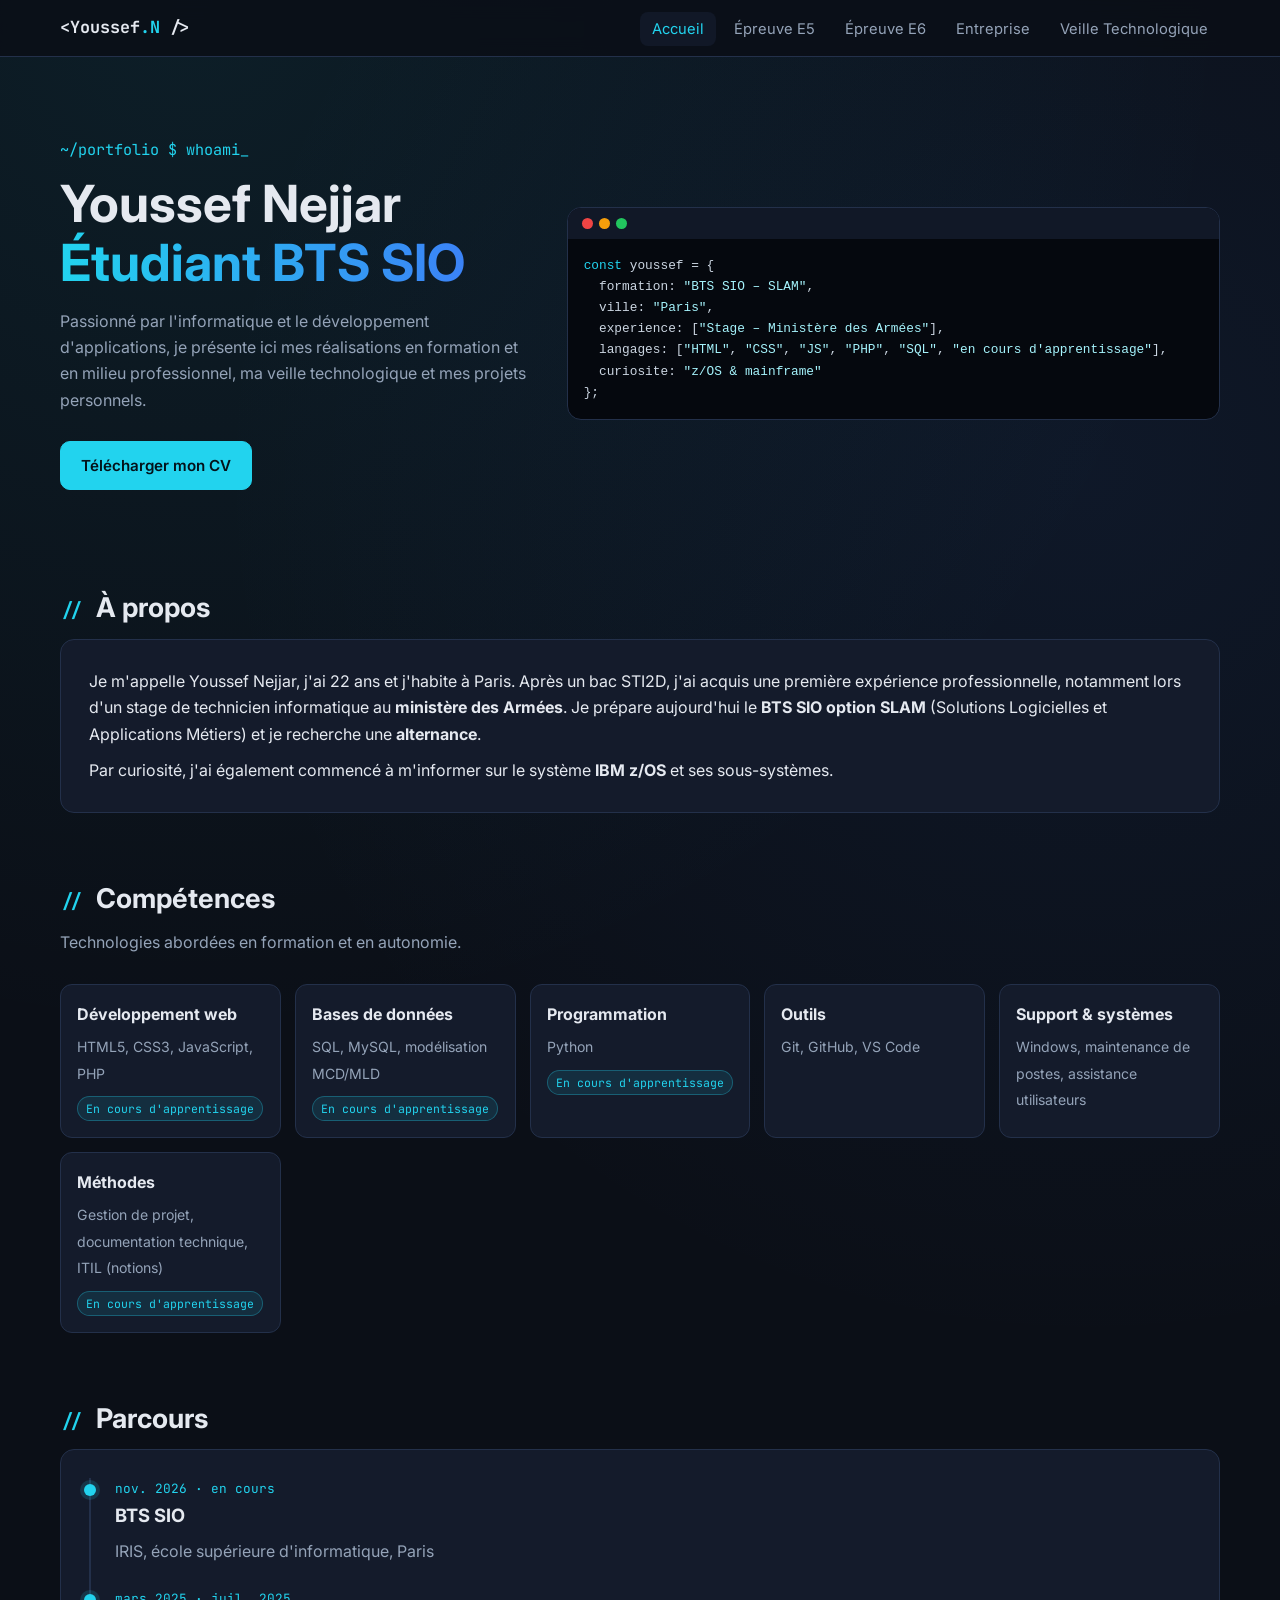
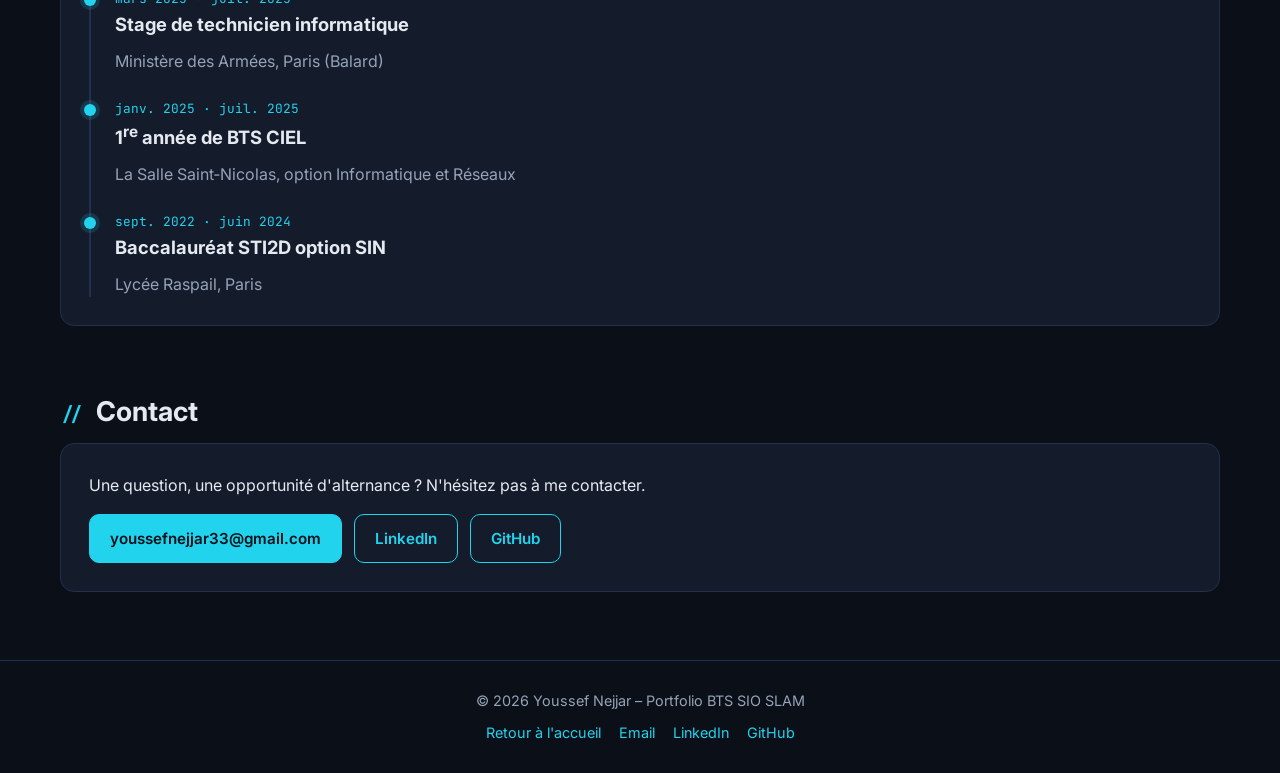
<file: index.html>
<!DOCTYPE html>
<html lang="fr">
<head>
  <meta charset="UTF-8">
  <meta name="viewport" content="width=device-width, initial-scale=1.0">
  <title>Accueil | Youssef Nejjar – Portfolio BTS SIO SLAM</title>
  <meta name="description" content="Portfolio BTS SIO option SLAM de Youssef Nejjar.">
  <link rel="preconnect" href="https://fonts.googleapis.com">
  <link href="https://fonts.googleapis.com/css2?family=Inter:wght@400;600;700&family=JetBrains+Mono:wght@400;700&display=swap" rel="stylesheet">
  <link rel="stylesheet" href="style.css">
</head>
<body>
<a class="skip" href="#contenu">Aller au contenu</a>
<header class="nav">
  <div class="nav-inner">
    <a class="logo" href="index.html">&lt;Youssef<span>.N</span> /&gt;</a>
    <button class="menu-btn" aria-label="Ouvrir le menu" onclick="document.querySelector('.nav-links').classList.toggle('open')">☰</button>
    <ul class="nav-links"><li><a href="index.html" class="active">Accueil</a></li><li><a href="projets.html">Épreuve E5</a></li><li><a href="epreuves.html">Épreuve E6</a></li><li><a href="entreprise.html">Entreprise</a></li><li><a href="veille.html">Veille Technologique</a></li></ul>
  </div>
</header>
<main id="contenu">

<section class="hero">
  <div>
    <p class="prompt">~/portfolio $ whoami</p>
    <h1>Youssef Nejjar<br><span class="gradient">Étudiant BTS SIO</span></h1>
    <p class="lead">Passionné par l'informatique et le développement d'applications, je présente ici mes réalisations
      en formation et en milieu professionnel, ma veille technologique et mes projets personnels.</p>
    <div class="btns">
      <a class="btn primary" href="docs/CV_Youssef_Nejjar.pdf" download>Télécharger mon CV</a>
    </div>
  </div>
  <div class="terminal" aria-hidden="true">
    <div class="bar"><i></i><i></i><i></i></div>
<pre><span class="k">const</span> youssef = {
  formation: <span class="s">"BTS SIO – SLAM"</span>,
  ville: <span class="s">"Paris"</span>,
  experience: [<span class="s">"Stage – Ministère des Armées"</span>],
  langages: [<span class="s">"HTML"</span>, <span class="s">"CSS"</span>, <span class="s">"JS"</span>, <span class="s">"PHP"</span>, <span class="s">"SQL"</span>, <span class="s">"en cours d'apprentissage"</span>],
  curiosite: <span class="s">"z/OS & mainframe"</span>
};</pre>
  </div>
</section>

<section id="apropos">
  <h2>À propos</h2>
  <div class="panel">
    <p>Je m'appelle Youssef Nejjar, j'ai 22 ans et j'habite à Paris. Après un bac STI2D, j'ai acquis une première expérience
      professionnelle, notamment lors d'un stage de technicien informatique au <strong>ministère des Armées</strong>.
      Je prépare aujourd'hui le <strong>BTS SIO option SLAM</strong> (Solutions Logicielles et Applications Métiers)
      et je recherche une <strong>alternance</strong>.</p>
    <p style="margin-top:10px">Par curiosité, j'ai également commencé à m'informer sur le système <strong>IBM z/OS</strong>
      et ses sous-systèmes.</p>
  </div>
</section>

<section id="competences">
  <h2>Compétences</h2>
  <p class="lead">Technologies abordées en formation et en autonomie.</p>
  <div class="skills">
    <div class="skill"><strong>Développement web</strong><span>HTML5, CSS3, JavaScript, PHP</span><em class="learning">En cours d'apprentissage</em></div>
    <div class="skill"><strong>Bases de données</strong><span>SQL, MySQL, modélisation MCD/MLD</span><em class="learning">En cours d'apprentissage</em></div>
    <div class="skill"><strong>Programmation</strong><span>Python</span><em class="learning">En cours d'apprentissage</em></div>
    <div class="skill"><strong>Outils</strong><span>Git, GitHub, VS Code</span></div>
    <div class="skill"><strong>Support & systèmes</strong><span>Windows, maintenance de postes, assistance utilisateurs</span></div>
    <div class="skill"><strong>Méthodes</strong><span>Gestion de projet, documentation technique, ITIL (notions)</span><em class="learning">En cours d'apprentissage</em></div>
  </div>
</section>

<section id="parcours">
  <h2>Parcours</h2>
  <div class="panel">
    <div class="timeline">
      <div class="item"><div class="date">nov. 2026 · en cours</div><h3>BTS SIO</h3><p>IRIS, école supérieure d'informatique, Paris</p></div>
      <div class="item"><div class="date">mars 2025 · juil. 2025</div><h3>Stage de technicien informatique</h3><p>Ministère des Armées, Paris (Balard)</p></div>
      <div class="item"><div class="date">janv. 2025 · juil. 2025</div><h3>1<sup>re</sup> année de BTS CIEL</h3><p>La Salle Saint‑Nicolas, option Informatique et Réseaux</p></div>
      <div class="item"><div class="date">sept. 2022 · juin 2024</div><h3>Baccalauréat STI2D option SIN</h3><p>Lycée Raspail, Paris</p></div>
    </div>
    </div>
  </div>
</section>

<section id="contact">
  <h2>Contact</h2>
  <div class="panel">
    <p>Une question, une opportunité d'alternance ? N'hésitez pas à me contacter.</p>
    <div class="btns" style="margin-top:16px">
      <a class="btn primary" href="mailto:youssefnejjar33@gmail.com">youssefnejjar33@gmail.com</a>
      <a class="btn" href="#">LinkedIn</a>
      <a class="btn" href="#">GitHub</a>
    </div>
  </div>
</section>

</main>
<footer>
  <p>© 2026 Youssef Nejjar – Portfolio BTS SIO SLAM</p>
  <div class="f-links">
    <a href="index.html">Retour à l'accueil</a>
    <a href="mailto:youssefnejjar33@gmail.com">Email</a>
    <a href="#">LinkedIn</a>
    <a href="#">GitHub</a>
  </div>
</footer>
</body>
</html>
</file>
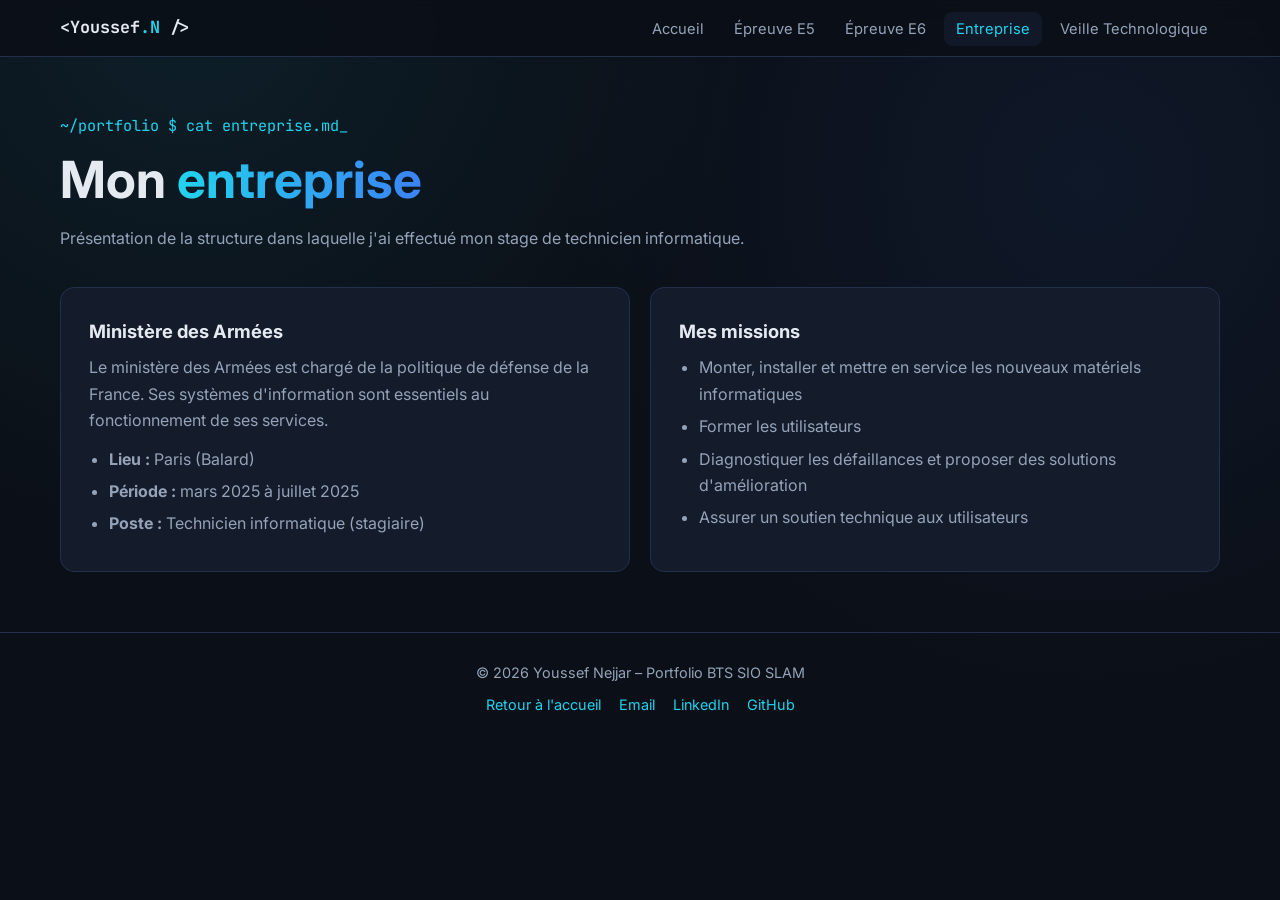
<file: entreprise.html>
<!DOCTYPE html>
<html lang="fr">
<head>
  <meta charset="UTF-8">
  <meta name="viewport" content="width=device-width, initial-scale=1.0">
  <title>Entreprise | Youssef Nejjar – Portfolio BTS SIO SLAM</title>
  <meta name="description" content="Portfolio BTS SIO option SLAM de Youssef Nejjar.">
  <link rel="preconnect" href="https://fonts.googleapis.com">
  <link href="https://fonts.googleapis.com/css2?family=Inter:wght@400;600;700&family=JetBrains+Mono:wght@400;700&display=swap" rel="stylesheet">
  <link rel="stylesheet" href="style.css">
</head>
<body>
<a class="skip" href="#contenu">Aller au contenu</a>
<header class="nav">
  <div class="nav-inner">
    <a class="logo" href="index.html">&lt;Youssef<span>.N</span> /&gt;</a>
    <button class="menu-btn" aria-label="Ouvrir le menu" onclick="document.querySelector('.nav-links').classList.toggle('open')">☰</button>
    <ul class="nav-links"><li><a href="index.html">Accueil</a></li><li><a href="projets.html">Épreuve E5</a></li><li><a href="epreuves.html">Épreuve E6</a></li><li><a href="entreprise.html" class="active">Entreprise</a></li><li><a href="veille.html">Veille Technologique</a></li></ul>
  </div>
</header>
<main id="contenu">

<section>
  <p class="prompt">~/portfolio $ cat entreprise.md</p>
  <h1>Mon <span class="gradient">entreprise</span></h1>
  <p class="lead">Présentation de la structure dans laquelle j'ai effectué mon stage de technicien informatique.</p>
</section>

<div class="two-col">
  <div class="panel">
    <h3>Ministère des Armées</h3>
    <p style="color:var(--muted)">Le ministère des Armées est chargé de la politique de défense de la France.
      Ses systèmes d'information sont essentiels au fonctionnement de ses services.</p>
    <ul style="margin-top:12px">
      <li><strong>Lieu :</strong> Paris (Balard)</li>
      <li><strong>Période :</strong> mars 2025 à juillet 2025</li>
      <li><strong>Poste :</strong> Technicien informatique (stagiaire)</li>
    </ul>
  </div>
  <div class="panel">
    <h3>Mes missions</h3>
    <ul>
      <li>Monter, installer et mettre en service les nouveaux matériels informatiques</li>
      <li>Former les utilisateurs</li>
      <li>Diagnostiquer les défaillances et proposer des solutions d'amélioration</li>
      <li>Assurer un soutien technique aux utilisateurs</li>
    </ul>
  </div>
</div>


</main>
<footer>
  <p>© 2026 Youssef Nejjar – Portfolio BTS SIO SLAM</p>
  <div class="f-links">
    <a href="index.html">Retour à l'accueil</a>
    <a href="mailto:youssefnejjar33@gmail.com">Email</a>
    <a href="#">LinkedIn</a>
    <a href="#">GitHub</a>
  </div>
</footer>
</body>
</html>
</file>
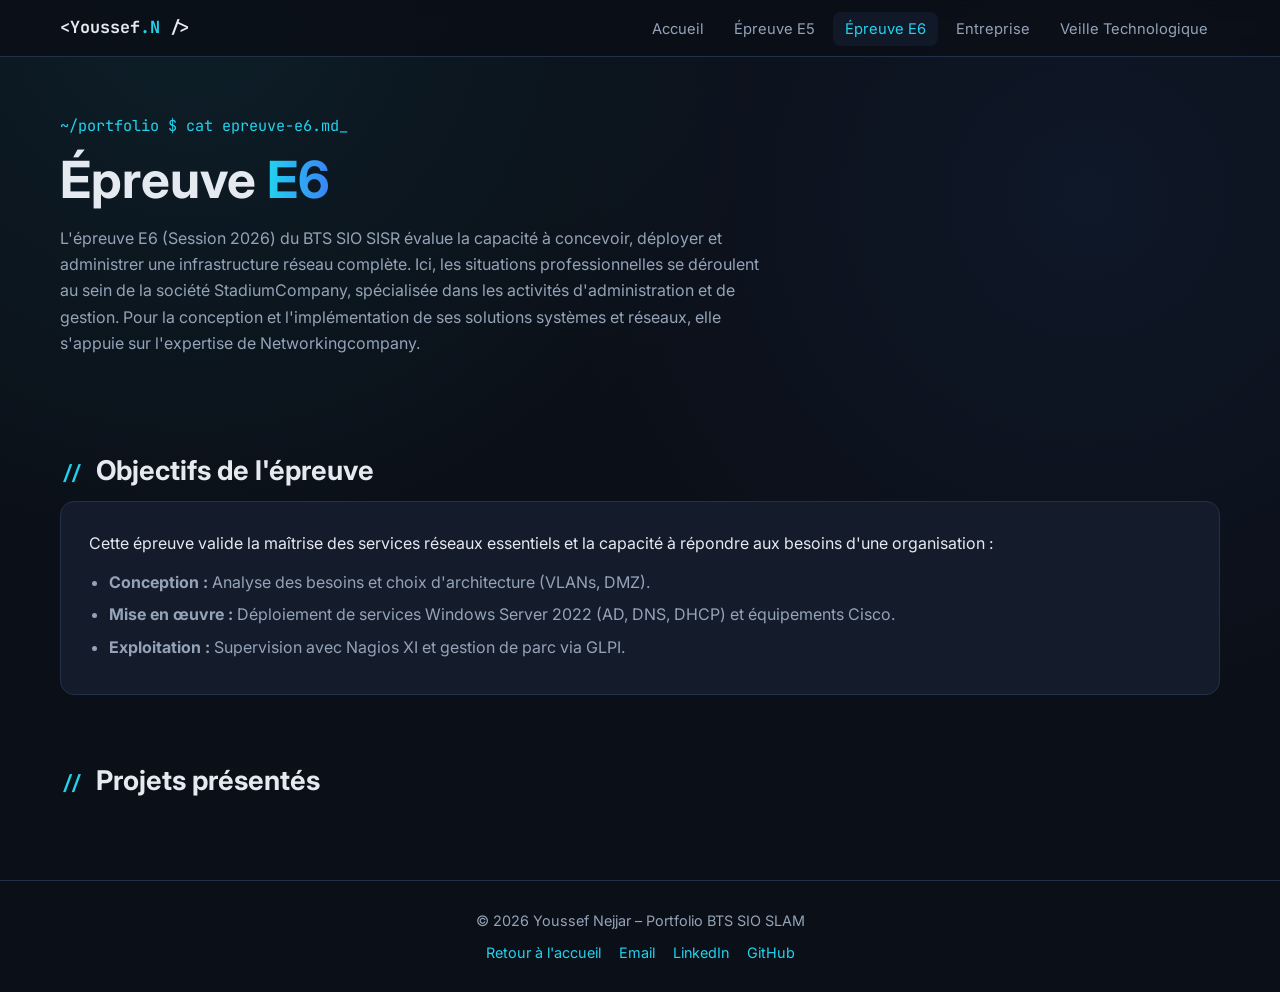
<file: epreuves.html>
<!DOCTYPE html>
<html lang="fr">
<head>
  <meta charset="UTF-8">
  <meta name="viewport" content="width=device-width, initial-scale=1.0">
  <title>Épreuve E6 | Youssef Nejjar – Portfolio BTS SIO SLAM</title>
  <meta name="description" content="Portfolio BTS SIO option SLAM de Youssef Nejjar.">
  <link rel="preconnect" href="https://fonts.googleapis.com">
  <link href="https://fonts.googleapis.com/css2?family=Inter:wght@400;600;700&family=JetBrains+Mono:wght@400;700&display=swap" rel="stylesheet">
  <link rel="stylesheet" href="style.css">
</head>
<body>
<a class="skip" href="#contenu">Aller au contenu</a>
<header class="nav">
  <div class="nav-inner">
    <a class="logo" href="index.html">&lt;Youssef<span>.N</span> /&gt;</a>
    <button class="menu-btn" aria-label="Ouvrir le menu" onclick="document.querySelector('.nav-links').classList.toggle('open')">☰</button>
    <ul class="nav-links"><li><a href="index.html">Accueil</a></li><li><a href="projets.html">Épreuve E5</a></li><li><a href="epreuves.html" class="active">Épreuve E6</a></li><li><a href="entreprise.html">Entreprise</a></li><li><a href="veille.html">Veille Technologique</a></li></ul>
  </div>
</header>
<main id="contenu">

<section>
  <p class="prompt">~/portfolio $ cat epreuve-e6.md</p>
  <h1>Épreuve <span class="gradient">E6</span></h1>
  <p class="lead">L'épreuve E6 (Session 2026) du BTS SIO SISR évalue la capacité à concevoir, déployer et administrer une infrastructure réseau complète. Ici, les situations professionnelles se déroulent au sein de la société StadiumCompany, spécialisée dans les activités d'administration et de gestion. Pour la conception et l'implémentation de ses solutions systèmes et réseaux, elle s'appuie sur l'expertise de Networkingcompany.</p>
</section>

<section>
  <h2>Objectifs de l'épreuve</h2>
  <div class="panel">
    <p>Cette épreuve valide la maîtrise des services réseaux essentiels et la capacité à répondre aux besoins d'une organisation :</p>
    <ul style="margin-top:12px">
      <li><strong>Conception :</strong> Analyse des besoins et choix d'architecture (VLANs, DMZ).</li>
      <li><strong>Mise en œuvre :</strong> Déploiement de services Windows Server 2022 (AD, DNS, DHCP) et équipements Cisco.</li>
      <li><strong>Exploitation :</strong> Supervision avec Nagios XI et gestion de parc via GLPI.</li>
    </ul>
  </div>
</section>

<section>
  <h2>Projets présentés</h2>
  <div class="grid">
  </div>
</section>


</main>
<footer>
  <p>© 2026 Youssef Nejjar – Portfolio BTS SIO SLAM</p>
  <div class="f-links">
    <a href="index.html">Retour à l'accueil</a>
    <a href="mailto:youssefnejjar33@gmail.com">Email</a>
    <a href="#">LinkedIn</a>
    <a href="#">GitHub</a>
  </div>
</footer>
</body>
</html>
</file>
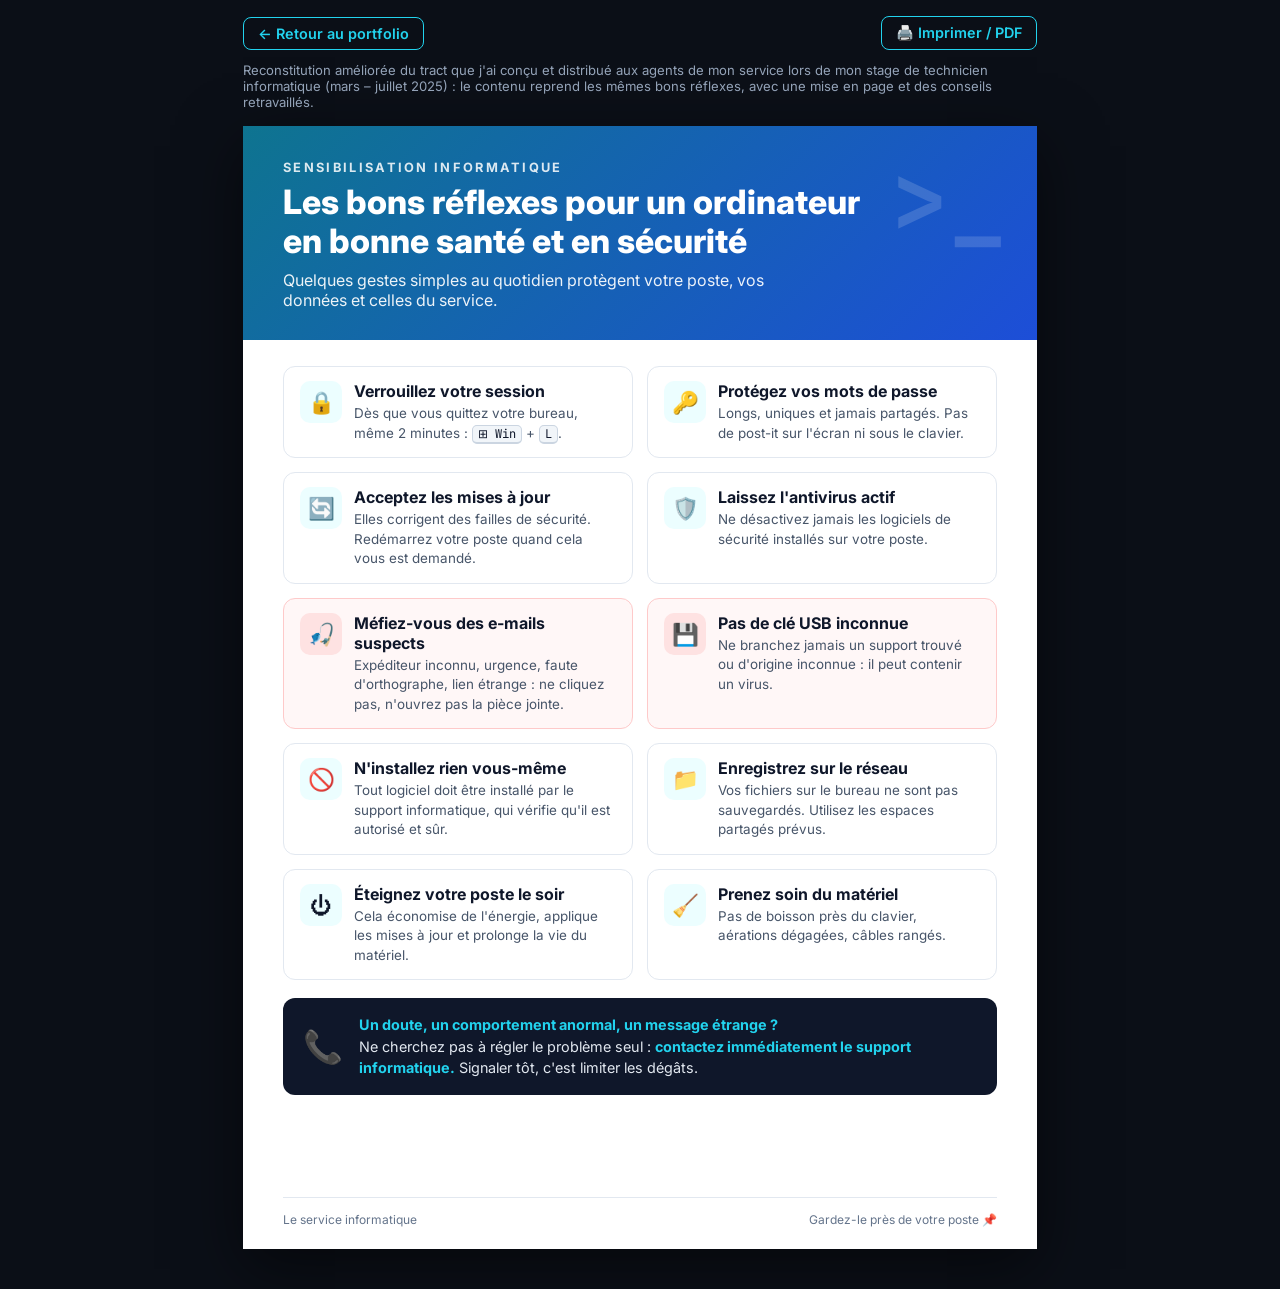
<file: tract.html>
<!DOCTYPE html>
<html lang="fr">
<head>
  <meta charset="UTF-8">
  <meta name="viewport" content="width=device-width, initial-scale=1.0">
  <title>Tract – Les bons réflexes pour un ordinateur sain et sûr | Youssef Nejjar</title>
  <meta name="description" content="Tract de sensibilisation réalisé lors de mon stage : les bons réflexes pour garder son ordinateur en bonne santé et en sécurité.">
  <link rel="preconnect" href="https://fonts.googleapis.com">
  <link href="https://fonts.googleapis.com/css2?family=Inter:wght@400;600;700;800&family=JetBrains+Mono:wght@700&display=swap" rel="stylesheet">
  <style>
    * { box-sizing: border-box; margin: 0; padding: 0; }
    body { font-family: "Inter", system-ui, "Segoe UI", sans-serif; background: #0b0f17; color: #0f172a; }

    /* Barre de navigation (masquée à l'impression et dans l'aperçu) */
    .topbar {
      max-width: 210mm; margin: 0 auto; padding: 16px 0;
      display: flex; justify-content: space-between; align-items: center; gap: 12px; flex-wrap: wrap;
      font-size: .9rem; color: #94a3b8;
    }
    .topbar a, .topbar button {
      color: #22d3ee; background: none; border: 1px solid #22d3ee; border-radius: 8px;
      padding: 7px 14px; font: inherit; font-weight: 600; cursor: pointer; text-decoration: none;
    }
    .topbar a:hover, .topbar button:hover { background: rgba(34, 211, 238, .1); }
    .note { width: 100%; font-size: .82rem; }

    /* Feuille A4 */
    .sheet {
      width: 210mm; min-height: 297mm; margin: 0 auto 40px; background: #fff;
      display: flex; flex-direction: column; box-shadow: 0 20px 60px rgba(0,0,0,.5);
    }
    .head {
      background: linear-gradient(135deg, #0e7490, #1d4ed8); color: #fff;
      padding: 34px 40px 30px; position: relative; overflow: hidden;
    }
    .head::after {
      content: ">_"; position: absolute; right: 30px; top: 10px;
      font-family: "JetBrains Mono", monospace; font-size: 6rem; opacity: .15; font-weight: 700;
    }
    .kicker { font-size: .8rem; letter-spacing: .18em; text-transform: uppercase; opacity: .85; font-weight: 700; }
    .head h1 { font-size: 2.1rem; line-height: 1.15; margin: 8px 0 10px; font-weight: 800; }
    .head p { font-size: 1rem; opacity: .92; max-width: 140mm; }

    .content { padding: 26px 40px 10px; flex: 1; }
    .grid { display: grid; grid-template-columns: 1fr 1fr; gap: 14px; }
    .tip {
      border: 1.5px solid #e2e8f0; border-radius: 12px; padding: 14px 16px;
      display: grid; grid-template-columns: 42px 1fr; gap: 12px; align-items: start;
      break-inside: avoid;
    }
    .ico {
      width: 42px; height: 42px; border-radius: 10px; display: grid; place-items: center;
      font-size: 1.35rem; background: #ecfeff;
    }
    .tip h2 { font-size: 1rem; margin-bottom: 3px; color: #0f172a; }
    .tip p { font-size: .84rem; color: #475569; line-height: 1.45; }
    .tip kbd {
      font-family: "JetBrains Mono", monospace; font-size: .75rem; background: #f1f5f9;
      border: 1px solid #cbd5e1; border-bottom-width: 2px; border-radius: 5px; padding: 0 5px; color: #0f172a;
    }
    .tip.danger { border-color: #fecaca; background: #fff7f7; }
    .tip.danger .ico { background: #fee2e2; }

    .alert {
      margin-top: 18px; border-radius: 12px; padding: 16px 20px;
      background: #0f172a; color: #e2e8f0; display: flex; gap: 16px; align-items: center;
    }
    .alert .big { font-size: 2rem; }
    .alert strong { color: #22d3ee; }
    .alert p { font-size: .9rem; line-height: 1.5; }

    .foot {
      padding: 14px 40px 22px; display: flex; justify-content: space-between; gap: 12px;
      font-size: .75rem; color: #64748b; border-top: 1px solid #e2e8f0; margin: 0 40px;
      padding-left: 0; padding-right: 0;
    }

    /* Mode aperçu (vignette dans le portfolio) */
    body.preview { background: #fff; overflow: hidden; }
    body.preview .topbar { display: none; }
    body.preview .sheet { margin: 0; box-shadow: none; }

    /* Écrans étroits : la feuille s'adapte */
    @media (max-width: 820px) {
      .topbar { padding: 14px 16px; }
      .sheet { width: auto; min-height: 0; margin: 0 12px 30px; }
      .head, .content { padding-left: 20px; padding-right: 20px; }
      .foot { margin: 0 20px; flex-direction: column; }
      .grid { grid-template-columns: 1fr; }
      .head h1 { font-size: 1.6rem; }
    }

    /* Impression : une page A4 propre */
    @page { size: A4; margin: 0; }
    @media print {
      body { background: #fff; }
      .topbar { display: none; }
      .sheet { margin: 0; box-shadow: none; width: 210mm; height: 297mm; }
      .head, .alert, .ico, .tip.danger { -webkit-print-color-adjust: exact; print-color-adjust: exact; }
    }
  </style>
  <script>
    if (new URLSearchParams(location.search).has("apercu")) document.documentElement.classList.add("is-preview");
  </script>
</head>
<body>
<script>if (document.documentElement.classList.contains("is-preview")) document.body.classList.add("preview");</script>

<div class="topbar">
  <a href="projets.html">← Retour au portfolio</a>
  <button type="button" onclick="window.print()">🖨️ Imprimer / PDF</button>
  <p class="note">Reconstitution améliorée du tract que j'ai conçu et distribué aux agents de mon service
    lors de mon stage de technicien informatique (mars – juillet 2025) : le contenu reprend les mêmes
    bons réflexes, avec une mise en page et des conseils retravaillés.</p>
</div>

<article class="sheet">
  <header class="head">
    <div class="kicker">Sensibilisation informatique</div>
    <h1>Les bons réflexes pour un ordinateur<br>en bonne santé et en sécurité</h1>
    <p>Quelques gestes simples au quotidien protègent votre poste, vos données et celles du service.</p>
  </header>

  <div class="content">
    <div class="grid">
      <section class="tip">
        <div class="ico">🔒</div>
        <div><h2>Verrouillez votre session</h2>
          <p>Dès que vous quittez votre bureau, même 2 minutes : <kbd>⊞ Win</kbd> + <kbd>L</kbd>.</p></div>
      </section>
      <section class="tip">
        <div class="ico">🔑</div>
        <div><h2>Protégez vos mots de passe</h2>
          <p>Longs, uniques et jamais partagés. Pas de post-it sur l'écran ni sous le clavier.</p></div>
      </section>
      <section class="tip">
        <div class="ico">🔄</div>
        <div><h2>Acceptez les mises à jour</h2>
          <p>Elles corrigent des failles de sécurité. Redémarrez votre poste quand cela vous est demandé.</p></div>
      </section>
      <section class="tip">
        <div class="ico">🛡️</div>
        <div><h2>Laissez l'antivirus actif</h2>
          <p>Ne désactivez jamais les logiciels de sécurité installés sur votre poste.</p></div>
      </section>
      <section class="tip danger">
        <div class="ico">🎣</div>
        <div><h2>Méfiez-vous des e-mails suspects</h2>
          <p>Expéditeur inconnu, urgence, faute d'orthographe, lien étrange : ne cliquez pas, n'ouvrez pas la pièce jointe.</p></div>
      </section>
      <section class="tip danger">
        <div class="ico">💾</div>
        <div><h2>Pas de clé USB inconnue</h2>
          <p>Ne branchez jamais un support trouvé ou d'origine inconnue : il peut contenir un virus.</p></div>
      </section>
      <section class="tip">
        <div class="ico">🚫</div>
        <div><h2>N'installez rien vous-même</h2>
          <p>Tout logiciel doit être installé par le support informatique, qui vérifie qu'il est autorisé et sûr.</p></div>
      </section>
      <section class="tip">
        <div class="ico">📁</div>
        <div><h2>Enregistrez sur le réseau</h2>
          <p>Vos fichiers sur le bureau ne sont pas sauvegardés. Utilisez les espaces partagés prévus.</p></div>
      </section>
      <section class="tip">
        <div class="ico">⏻</div>
        <div><h2>Éteignez votre poste le soir</h2>
          <p>Cela économise de l'énergie, applique les mises à jour et prolonge la vie du matériel.</p></div>
      </section>
      <section class="tip">
        <div class="ico">🧹</div>
        <div><h2>Prenez soin du matériel</h2>
          <p>Pas de boisson près du clavier, aérations dégagées, câbles rangés.</p></div>
      </section>
    </div>

    <div class="alert">
      <div class="big">📞</div>
      <p><strong>Un doute, un comportement anormal, un message étrange ?</strong><br>
        Ne cherchez pas à régler le problème seul : <strong>contactez immédiatement le support informatique.</strong>
        Signaler tôt, c'est limiter les dégâts.</p>
    </div>
  </div>

  <footer class="foot">
    <span>Le service informatique</span>
    <span>Gardez-le près de votre poste 📌</span>
  </footer>
</article>

</body>
</html>
</file>
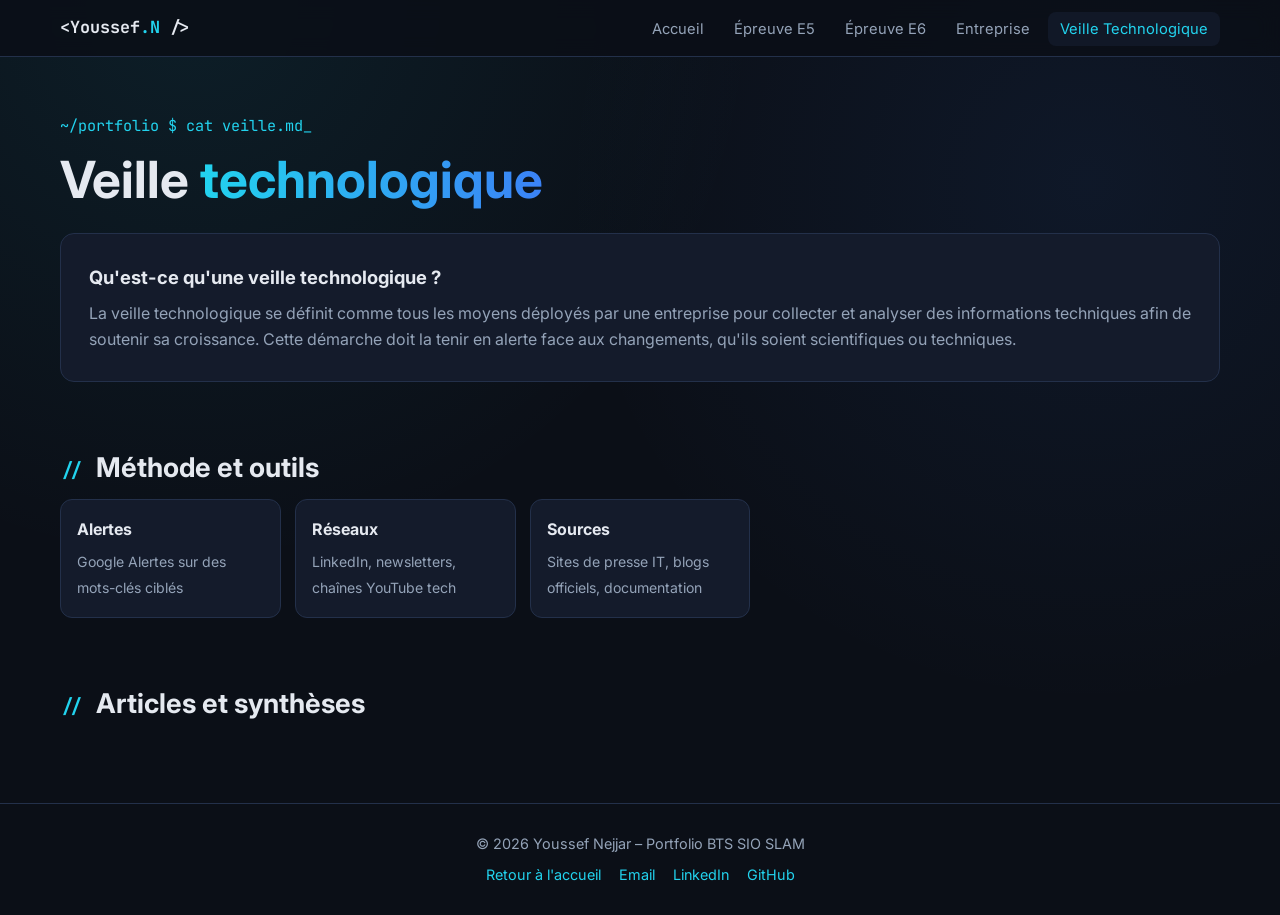
<file: veille.html>
<!DOCTYPE html>
<html lang="fr">
<head>
  <meta charset="UTF-8">
  <meta name="viewport" content="width=device-width, initial-scale=1.0">
  <title>Veille Technologique | Youssef Nejjar – Portfolio BTS SIO SLAM</title>
  <meta name="description" content="Portfolio BTS SIO option SLAM de Youssef Nejjar.">
  <link rel="preconnect" href="https://fonts.googleapis.com">
  <link href="https://fonts.googleapis.com/css2?family=Inter:wght@400;600;700&family=JetBrains+Mono:wght@400;700&display=swap" rel="stylesheet">
  <link rel="stylesheet" href="style.css">
</head>
<body>
<a class="skip" href="#contenu">Aller au contenu</a>
<header class="nav">
  <div class="nav-inner">
    <a class="logo" href="index.html">&lt;Youssef<span>.N</span> /&gt;</a>
    <button class="menu-btn" aria-label="Ouvrir le menu" onclick="document.querySelector('.nav-links').classList.toggle('open')">☰</button>
    <ul class="nav-links"><li><a href="index.html">Accueil</a></li><li><a href="projets.html">Épreuve E5</a></li><li><a href="epreuves.html">Épreuve E6</a></li><li><a href="entreprise.html">Entreprise</a></li><li><a href="veille.html" class="active">Veille Technologique</a></li></ul>
  </div>
</header>
<main id="contenu">

<section>
  <p class="prompt">~/portfolio $ cat veille.md</p>
  <h1>Veille <span class="gradient">technologique</span></h1>
  <div class="panel" style="margin-top:24px">
    <h3>Qu'est-ce qu'une veille technologique ?</h3>
    <p style="color:var(--muted)">La veille technologique se définit comme tous les moyens déployés par une entreprise pour collecter et analyser des informations techniques afin de soutenir sa croissance. Cette démarche doit la tenir en alerte face aux changements, qu'ils soient scientifiques ou techniques.</p>
  </div>
</section>

<section>
  <h2>Méthode et outils</h2>
  <div class="skills">
    <div class="skill"><strong>Alertes</strong><span>Google Alertes sur des mots-clés ciblés</span></div>
    <div class="skill"><strong>Réseaux</strong><span>LinkedIn, newsletters, chaînes YouTube tech</span></div>
    <div class="skill"><strong>Sources</strong><span>Sites de presse IT, blogs officiels, documentation</span></div>
  </div>
</section>

<section>
  <h2>Articles et synthèses</h2>
</section>

</main>
<footer>
  <p>© 2026 Youssef Nejjar – Portfolio BTS SIO SLAM</p>
  <div class="f-links">
    <a href="index.html">Retour à l'accueil</a>
    <a href="mailto:youssefnejjar33@gmail.com">Email</a>
    <a href="#">LinkedIn</a>
    <a href="#">GitHub</a>
  </div>
</footer>
</body>
</html>
</file>
<file: style.css>
/* ===== Portfolio BTS SIO SLAM — Youssef Nejjar ===== */
:root {
  --bg: #0b0f17;
  --bg-2: #111827;
  --card: #141b2b;
  --border: #23304a;
  --text: #e5e9f0;
  --muted: #94a3b8;
  --accent: #22d3ee;
  --accent-2: #3b82f6;
  --todo: #f59e0b;
  --radius: 14px;
  --mono: "JetBrains Mono", ui-monospace, Consolas, monospace;
  --sans: "Inter", system-ui, -apple-system, "Segoe UI", sans-serif;
}

* { box-sizing: border-box; margin: 0; padding: 0; }
html { scroll-behavior: smooth; }
body {
  font-family: var(--sans);
  background: var(--bg);
  background-image: radial-gradient(circle at 15% 0%, rgba(34, 211, 238, .08), transparent 40%),
                    radial-gradient(circle at 85% 20%, rgba(59, 130, 246, .08), transparent 40%);
  color: var(--text);
  line-height: 1.65;
  min-height: 100vh;
}
a { color: var(--accent); text-decoration: none; }
a:hover { text-decoration: underline; }
img { max-width: 100%; display: block; }

.skip { position: absolute; left: -999px; }
.skip:focus { left: 16px; top: 16px; background: var(--accent); color: #000; padding: 8px 12px; z-index: 100; }

/* ----- Navigation ----- */
header.nav {
  position: sticky; top: 0; z-index: 50;
  background: rgba(11, 15, 23, .85);
  backdrop-filter: blur(10px);
  border-bottom: 1px solid var(--border);
}
.nav-inner {
  max-width: 1200px; margin: 0 auto; padding: 14px 20px;
  display: flex; align-items: center; justify-content: space-between; gap: 16px;
}
.logo { font-family: var(--mono); font-weight: 700; color: var(--text); font-size: 1.05rem; }
.logo span { color: var(--accent); }
.nav-links { display: flex; gap: 6px; list-style: none; flex-wrap: wrap; }
.nav-links a {
  color: var(--muted); padding: 8px 12px; border-radius: 8px; font-size: .92rem;
  transition: color .2s, background .2s;
}
.nav-links a:hover, .nav-links a.active { color: var(--text); background: var(--bg-2); text-decoration: none; }
.nav-links a.active { color: var(--accent); }
.menu-btn { display: none; background: none; border: 1px solid var(--border); color: var(--text);
  border-radius: 8px; padding: 6px 10px; font-size: 1.1rem; cursor: pointer; }

/* ----- Layout ----- */
main { max-width: 1200px; margin: 0 auto; padding: 0 20px 60px; }
section { padding: 56px 0 8px; }
h1 { font-size: clamp(2rem, 5vw, 3.2rem); line-height: 1.15; margin-bottom: 16px; }
h2 { font-size: 1.7rem; margin-bottom: 8px; }
h2::before { content: "// "; color: var(--accent); font-family: var(--mono); font-size: 1.2rem; }
h3 { font-size: 1.15rem; margin-bottom: 8px; }
.lead { color: var(--muted); max-width: 720px; margin-bottom: 28px; }
.gradient { background: linear-gradient(90deg, var(--accent), var(--accent-2));
  -webkit-background-clip: text; background-clip: text; color: transparent; }

/* ----- Hero ----- */
.hero { padding: 80px 0 40px; display: grid; grid-template-columns: 1fr 1.4fr; gap: 40px; align-items: center; }
.prompt { font-family: var(--mono); color: var(--accent); margin-bottom: 12px; font-size: .95rem; }
.prompt::after { content: "_"; animation: blink 1s steps(1) infinite; }
@keyframes blink { 50% { opacity: 0; } }
.terminal {
  background: #05080e; border: 1px solid var(--border); border-radius: var(--radius);
  font-family: var(--mono); font-size: .8rem; overflow: hidden;
}
.terminal .bar { background: var(--bg-2); padding: 10px 14px; display: flex; gap: 6px; }
.terminal .bar i { width: 11px; height: 11px; border-radius: 50%; background: #ef4444; display: block; }
.terminal .bar i:nth-child(2) { background: #f59e0b; }
.terminal .bar i:nth-child(3) { background: #22c55e; }
.terminal pre { padding: 16px; color: #cbd5e1; white-space: pre-wrap; }
.terminal .k { color: var(--accent); }
.terminal .s { color: #a5f3fc; }

/* ----- Boutons ----- */
.btns { display: flex; gap: 12px; flex-wrap: wrap; }
.btn {
  display: inline-flex; align-items: center; gap: 8px;
  padding: 11px 20px; border-radius: 10px; font-weight: 600; font-size: .95rem;
  border: 1px solid var(--accent); color: var(--accent); transition: all .2s;
}
.btn:hover { background: rgba(34, 211, 238, .1); text-decoration: none; }
.btn.primary { background: var(--accent); color: #04121a; }
.btn.primary:hover { background: #67e8f9; }

/* ----- Cartes ----- */
.grid { display: grid; grid-template-columns: repeat(auto-fill, minmax(300px, 1fr)); gap: 20px; }
.card {
  background: var(--card); border: 1px solid var(--border); border-radius: var(--radius);
  overflow: hidden; display: flex; flex-direction: column;
  transition: transform .2s, border-color .2s, box-shadow .2s;
}
.card:hover { transform: translateY(-4px); border-color: var(--accent); box-shadow: 0 10px 30px rgba(34, 211, 238, .08); }
.card .visual {
  height: 150px; display: grid; place-items: center; font-family: var(--mono);
  font-size: 2.2rem; color: var(--accent);
  background: linear-gradient(135deg, #0f1a2e, #13243d);
  border-bottom: 1px solid var(--border);
}
.card .body { padding: 20px; display: flex; flex-direction: column; gap: 10px; flex: 1; }
.card p { color: var(--muted); font-size: .94rem; }
.card .links { margin-top: auto; display: flex; flex-direction: column; gap: 4px; padding-top: 6px; }
.card .links a { font-weight: 600; font-size: .92rem; }
.tags { display: flex; flex-wrap: wrap; gap: 6px; }
.tag {
  font-family: var(--mono); font-size: .75rem; padding: 3px 9px; border-radius: 999px;
  background: rgba(59, 130, 246, .12); color: #93c5fd; border: 1px solid rgba(59, 130, 246, .3);
}

/* Contenu à compléter */
.todo { color: var(--todo); font-style: italic; }
.badge-todo {
  display: inline-block; font-family: var(--mono); font-size: .7rem; padding: 2px 8px;
  border-radius: 6px; background: rgba(245, 158, 11, .12); color: var(--todo);
  border: 1px solid rgba(245, 158, 11, .35); width: fit-content;
}

/* ----- Panneaux ----- */
.panel {
  background: var(--card); border: 1px solid var(--border); border-radius: var(--radius); padding: 28px;
}
.panel + .panel { margin-top: 20px; }
.panel ul { padding-left: 20px; color: var(--muted); }
.panel li { margin: 6px 0; }
.two-col { display: grid; grid-template-columns: 1fr 1fr; gap: 20px; }
.pdf-frame { width: 100%; height: 900px; border: 1px solid var(--border); border-radius: 10px; background: #fff; margin: 16px 0; }
.pdf-placeholder {
  border: 2px dashed var(--border); border-radius: 10px; padding: 40px 20px; text-align: center;
  color: var(--muted); margin: 16px 0; font-family: var(--mono); font-size: .9rem;
}

/* Compétences */
.skills { display: grid; grid-template-columns: repeat(auto-fill, minmax(220px, 1fr)); gap: 14px; }
.skill { background: var(--card); border: 1px solid var(--border); border-radius: 12px; padding: 16px; }
.skill strong { display: block; margin-bottom: 6px; }
.skill span { color: var(--muted); font-size: .88rem; }

/* Timeline */
.timeline { border-left: 2px solid var(--border); padding-left: 24px; display: grid; gap: 24px; }
.timeline .item { position: relative; }
.timeline .item::before {
  content: ""; position: absolute; left: -31px; top: 6px; width: 12px; height: 12px;
  border-radius: 50%; background: var(--accent); box-shadow: 0 0 0 4px rgba(34, 211, 238, .15);
}
.timeline .date { font-family: var(--mono); font-size: .8rem; color: var(--accent); }
.timeline p { color: var(--muted); }

/* ----- Footer ----- */
footer {
  border-top: 1px solid var(--border); padding: 28px 20px; text-align: center;
  color: var(--muted); font-size: .9rem;
}
footer .f-links { display: flex; gap: 18px; justify-content: center; margin-top: 8px; flex-wrap: wrap; }

/* ----- Responsive ----- */
@media (max-width: 820px) {
  .hero { grid-template-columns: 1fr; padding-top: 48px; }
  .two-col { grid-template-columns: 1fr; }
  .menu-btn { display: block; }
  .nav-links {
    display: none; position: absolute; top: 100%; left: 0; right: 0;
    flex-direction: column; background: var(--bg); border-bottom: 1px solid var(--border); padding: 10px 16px;
  }
  .nav-links.open { display: flex; }
  .pdf-frame { height: 380px; }
}
@media (max-width: 400px) { .grid { grid-template-columns: 1fr; } }

@media (max-width: 1100px) { .hero { grid-template-columns: 1fr; } .terminal { max-width: 680px; } }

/* ----- Tableau de synthèse ----- */
.table-wrap { overflow-x: auto; margin: 16px 0 20px; border: 1px solid var(--border); border-radius: 10px; }
.synthese { width: 100%; border-collapse: collapse; font-size: .92rem; }
.synthese th, .synthese td { padding: 10px 14px; text-align: left; border-bottom: 1px solid var(--border); }
.synthese thead th { background: var(--bg-2); color: var(--accent); font-family: var(--mono); font-size: .8rem; text-transform: uppercase; letter-spacing: .05em; }
.synthese tr.group th { background: rgba(34, 211, 238, .08); color: var(--text); font-weight: 700; }
.synthese td { color: var(--muted); }
.synthese td.period { white-space: nowrap; font-family: var(--mono); font-size: .82rem; color: #93c5fd; }
.synthese tbody tr:not(.group):hover td { background: rgba(255, 255, 255, .02); color: var(--text); }

/* Compétences en cours d'apprentissage */
.skill .learning {
  display: inline-block; margin-top: 10px; font-style: normal; font-family: var(--mono); font-size: .72rem;
  padding: 2px 8px; border-radius: 999px; color: var(--accent);
  background: rgba(34, 211, 238, .1); border: 1px solid rgba(34, 211, 238, .3);
}
.two-col .panel + .panel { margin-top: 0; }
</file>
